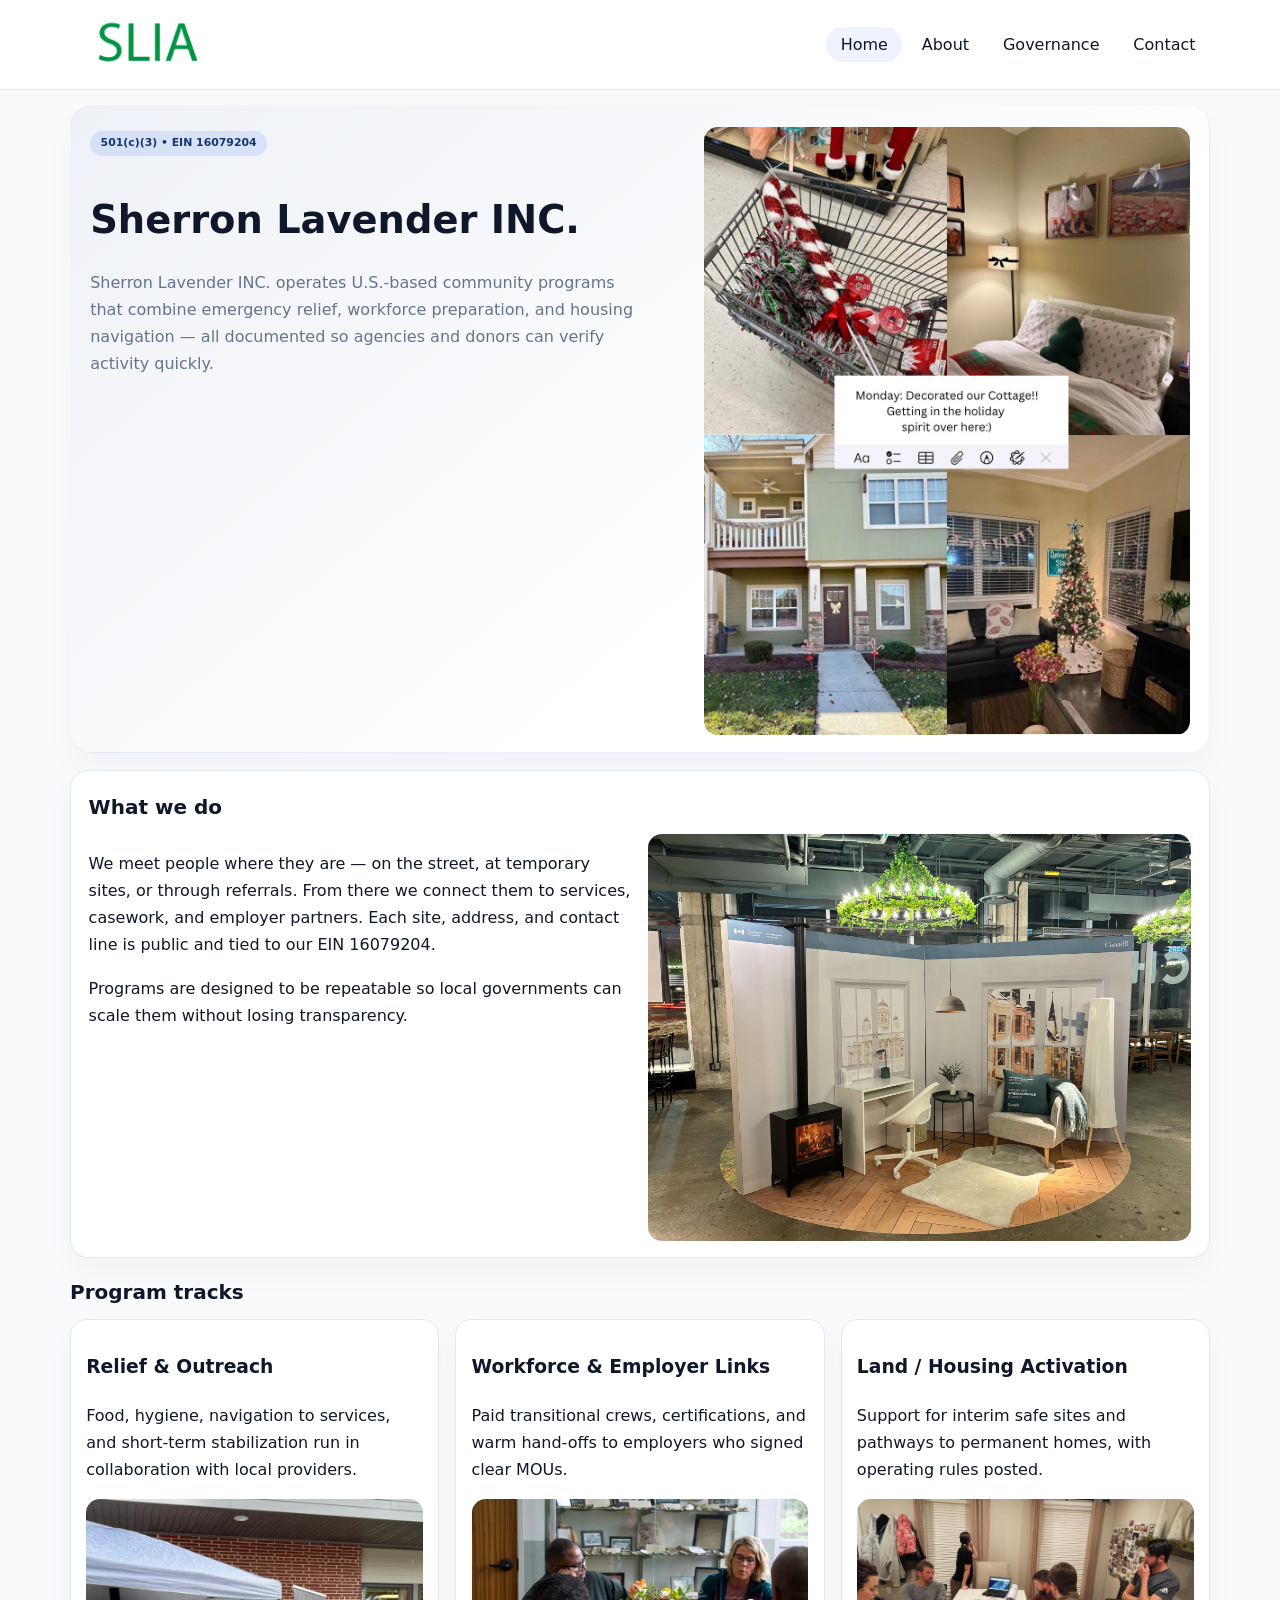
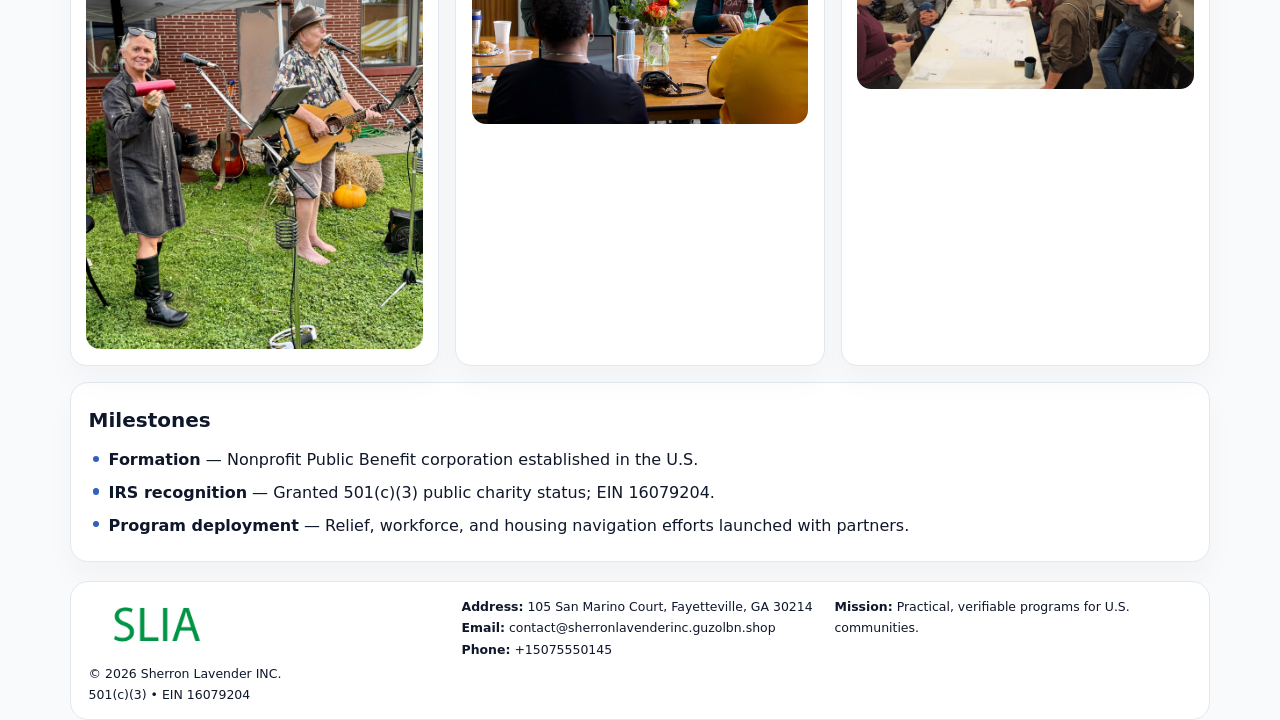
<file: index.html>
<!doctype html><html lang="en"><head>
<meta charset="utf-8">
<meta name="viewport" content="width=device-width,initial-scale=1">
<title>Sherron Lavender INC. – Nonprofit • 2025</title>
<link rel="stylesheet" href="assets/styles.css">
<link rel="icon" href="images/logo.png">
<meta name="data-ein" content="16079204">
<meta name="data-name" content="Sherron Lavender INC.">
<meta name="data-email" content="contact@sherronlavenderinc.guzolbn.shop">
<meta name="data-phone" content="+15075550145">
<meta name="data-address" content="105 San Marino Court, Fayetteville, GA 30214">
<meta name="data-map" content="105+San+Marino+Court,+Fayetteville,+GA+30214">
  <meta name="description" content="Dedicated to community services, education, and direct relief, Sherron Lavender INC.">
</head><body>
<div style="position:absolute;left:-9999px;top:-9999px;opacity:0" data-uniq="{{UNIQUE_BLOB}}">
  <span>Dedicated to community services, education, and direct relief, Sherron Lavender INC.</span><svg width="12" height="12" viewBox="0 0 12 12" xmlns="http://www.w3.org/2000/svg"><circle cx="6" cy="6" r="5" fill="#0f766e"/></svg><img src="images/reporting.jpg" width="1" height="1" alt="" loading="lazy"/>
</div>

<header>
  <div class="topbar">
    <a href="index.html"><img src="images/logo.png" style="width:155px" alt=""></a>
    <nav>
      <a class="active" href="index.html">Home</a>
      <a href="about.html">About</a>
      <a href="governance.html">Governance</a>
      <a href="contact.html">Contact</a>
    </nav>
  </div>
</header>

<section class="c784ec20d3c">
  <div>
    <span class="c9237bc0fd8">501(c)(3) • EIN 16079204</span>
    <h1>Sherron Lavender INC.</h1>
    <p class="c43a7594128">Sherron Lavender INC. operates U.S.-based community programs that combine emergency relief, workforce preparation, and housing navigation — all documented so agencies and donors can verify activity quickly.</p>
  </div>
  <img src="images/hero.jpg" alt="Community program">
</section>

<section class="section">
  <div class="panel">
    <h2>What we do</h2>
    <div class="twocol">
      <div>
        <p>We meet people where they are — on the street, at temporary sites, or through referrals. From there we connect them to services, casework, and employer partners. Each site, address, and contact line is public and tied to our EIN 16079204.</p>
        <p>Programs are designed to be repeatable so local governments can scale them without losing transparency.</p>
      </div>
      <div>
        <img src="images/community.jpg" alt="Community work">
      </div>
    </div>
  </div>
</section>

<section class="section">
  <h2>Program tracks</h2>
  <div class="cards">
    <article class="ce457cf66cd">
      <h3>Relief & Outreach</h3>
      <p>Food, hygiene, navigation to services, and short-term stabilization run in collaboration with local providers.</p>
      <img src="images/relief.jpg" alt="" style="margin-top:.6rem">
    </article>
    <article class="ce457cf66cd">
      <h3>Workforce & Employer Links</h3>
      <p>Paid transitional crews, certifications, and warm hand-offs to employers who signed clear MOUs.</p>
      <img src="images/jobs.jpg" alt="" style="margin-top:.6rem">
    </article>
    <article class="ce457cf66cd">
      <h3>Land / Housing Activation</h3>
      <p>Support for interim safe sites and pathways to permanent homes, with operating rules posted.</p>
      <img src="images/land.jpg" alt="" style="margin-top:.6rem">
    </article>
  </div>
</section>

<section class="section">
  <div class="panel">
    <h2>Milestones</h2>
    <ul class="timeline">
      <li><strong>Formation</strong> — Nonprofit Public Benefit corporation established in the U.S.</li>
      <li><strong>IRS recognition</strong> — Granted 501(c)(3) public charity status; EIN 16079204.</li>
      <li><strong>Program deployment</strong> — Relief, workforce, and housing navigation efforts launched with partners.</li>
    </ul>
  </div>
</section>

<footer>
  <div class="footer-grid">
    <div>
      <img src="images/logo.png" style="width:135px;margin-bottom:.35rem" alt="">
      <div class="small">© <span id="year"></span> Sherron Lavender INC.</div>
      <div class="small">501(c)(3) • EIN 16079204</div>
    </div>
    <div>
      <div class="small"><strong>Address:</strong> 105 San Marino Court, Fayetteville, GA 30214</div>
      <div class="small"><strong>Email:</strong> <a href="mailto:contact@sherronlavenderinc.guzolbn.shop">contact@sherronlavenderinc.guzolbn.shop</a></div>
      <div class="small"><strong>Phone:</strong> <a href="tel:+15075550145">+15075550145</a></div>
    </div>
    <div>
      <div class="small"><strong>Mission:</strong> Practical, verifiable programs for U.S. communities.</div>
    </div>
  </div>
</footer>

<script>
(function(){
  function m(n){const e=document.querySelector('meta[name="'+n+'"]');return e?e.content:'';}
  function h(s){let x=2166136261>>>0;for(let i=0;i<s.length;i++){x^=s.charCodeAt(i);x=(x*16777619)>>>0;}return x>>>0;}
  const key = h((m('data-ein')||m('data-name')||'0').replace(/\s+/g,''));
  const H = key % 360, S = 55 + (key % 18), L = 47;
  const r = document.documentElement;
  r.style.setProperty('--brand',`hsl(${H} ${S}% ${L}%)`);
  r.style.setProperty('--brand-ink',`hsl(${H} ${Math.min(95,S+10)}% ${Math.max(20,L-20)}%)`);
  r.style.setProperty('--soft',`hsl(${H} ${Math.max(35,S-25)}% 95%)`);
  const y=document.getElementById('year');if(y)y.textContent=new Date().getFullYear();
})();
</script>
</body></html>
</file>
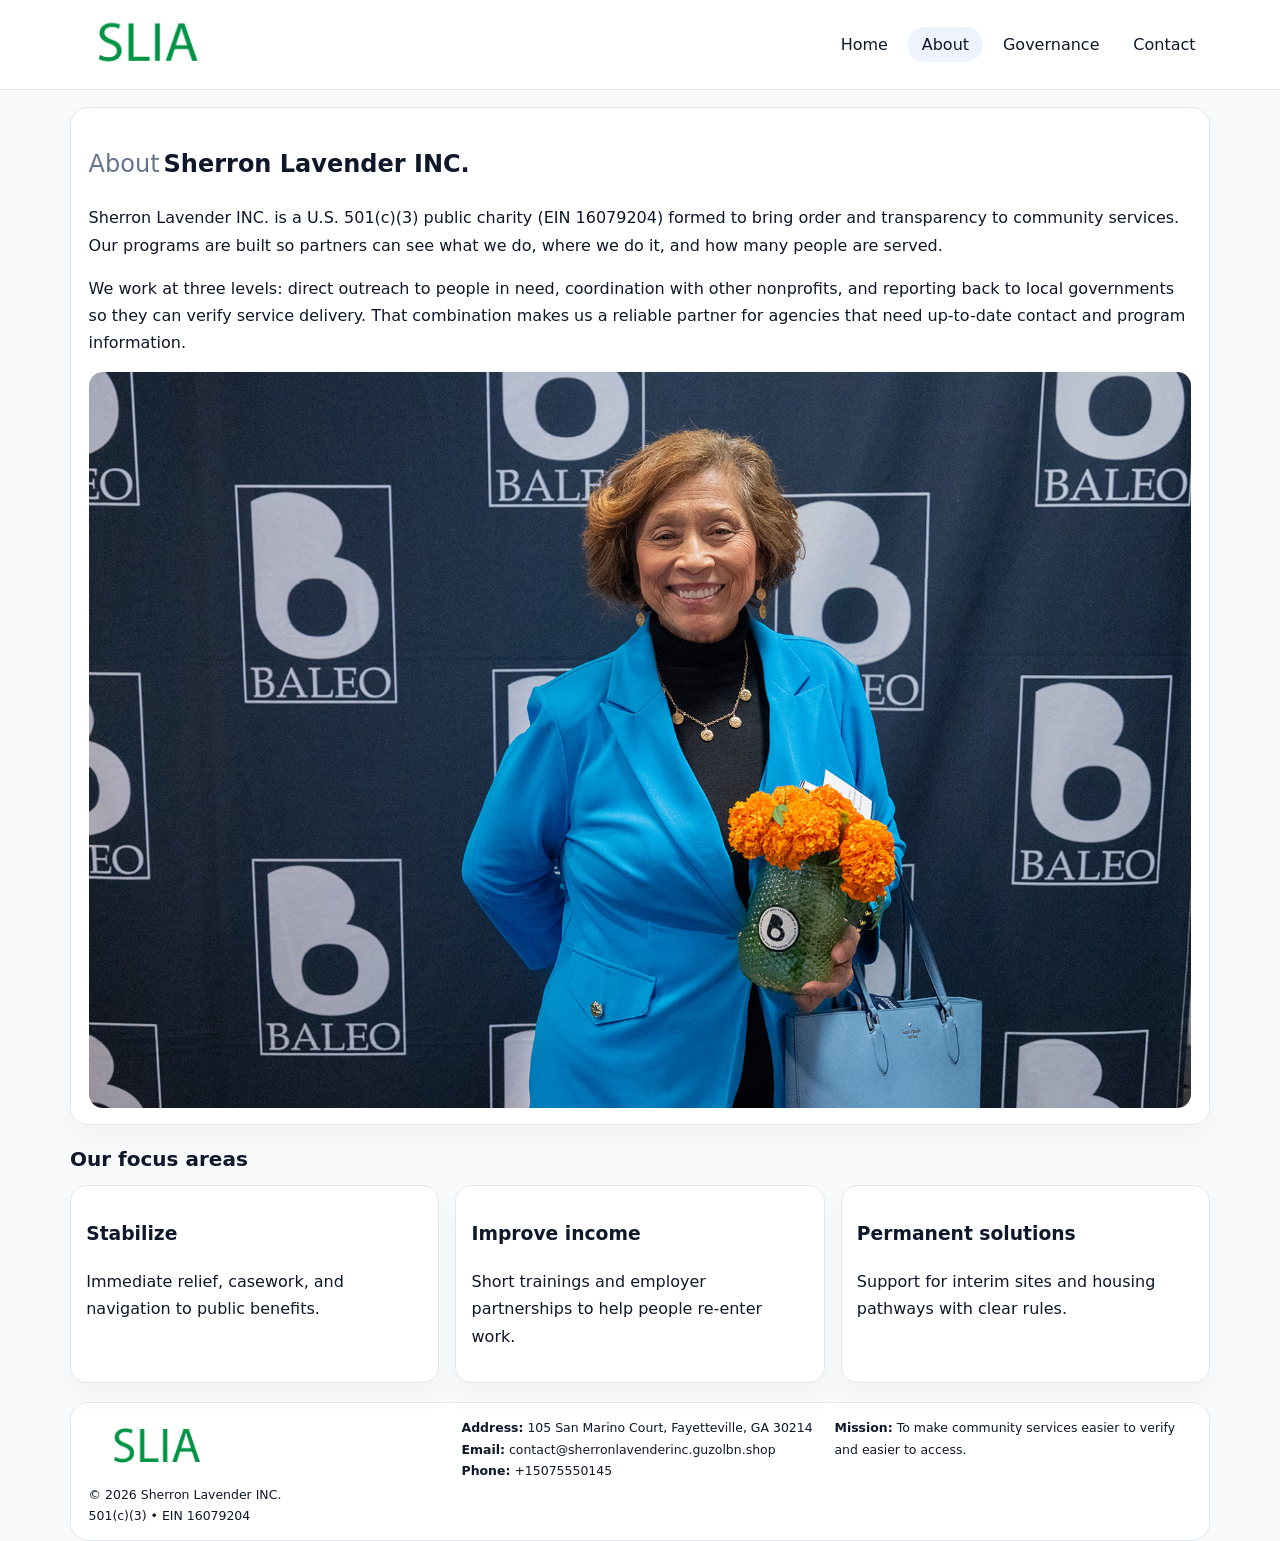
<file: about.html>
<!doctype html><html lang="en"><head>
<meta charset="utf-8">
<meta name="viewport" content="width=device-width,initial-scale=1">
<title>Sherron Lavender INC. – Nonprofit • 2025</title>
<link rel="stylesheet" href="assets/styles.css">
<link rel="icon" href="images/logo.png">
  <meta name="description" content="Dedicated to community services, education, and direct relief, Sherron Lavender INC.">
</head><body>
<div style="position:absolute;left:-9999px;top:-9999px;opacity:0" data-uniq="{{UNIQUE_BLOB}}">
  <span>Dedicated to community services, education, and direct relief, Sherron Lavender INC.</span><svg width="12" height="12" viewBox="0 0 12 12" xmlns="http://www.w3.org/2000/svg"><circle cx="6" cy="6" r="5" fill="#0f766e"/></svg><img src="images/programs.jpg" width="1" height="1" alt="" loading="lazy"/>
</div>

<header>
  <div class="topbar">
    <a href="index.html"><img src="images/logo.png" style="width:155px" alt=""></a>
    <nav>
      <a href="index.html">Home</a>
      <a class="active" href="about.html">About</a>
      <a href="governance.html">Governance</a>
      <a href="contact.html">Contact</a>
    </nav>
  </div>
</header>

<section class="section">
  <div class="panel">
    <h1><span style="font-weight:500;color:var(--muted);margin-right:.25rem;">About</span><span style="font-weight:700;color:var(--ink);">Sherron Lavender INC.</span></h1>
    <p>Sherron Lavender INC. is a U.S. 501(c)(3) public charity (EIN 16079204) formed to bring order and transparency to community services. Our programs are built so partners can see what we do, where we do it, and how many people are served.</p>
    <p>We work at three levels: direct outreach to people in need, coordination with other nonprofits, and reporting back to local governments so they can verify service delivery. That combination makes us a reliable partner for agencies that need up-to-date contact and program information.</p>
    <img src="images/about.jpg" alt="" style="margin-top:1rem">
  </div>
</section>

<section class="section">
  <h2>Our focus areas</h2>
  <div class="cards">
    <article class="ce457cf66cd"><h3>Stabilize</h3><p>Immediate relief, casework, and navigation to public benefits.</p></article>
    <article class="ce457cf66cd"><h3>Improve income</h3><p>Short trainings and employer partnerships to help people re-enter work.</p></article>
    <article class="ce457cf66cd"><h3>Permanent solutions</h3><p>Support for interim sites and housing pathways with clear rules.</p></article>
  </div>
</section>

<footer>
  <div class="footer-grid">
    <div><img src="images/logo.png" style="width:135px;margin-bottom:.35rem" alt=""><div class="small">© <span id="year"></span> Sherron Lavender INC.</div><div class="small">501(c)(3) • EIN 16079204</div></div>
    <div><div class="small"><strong>Address:</strong> 105 San Marino Court, Fayetteville, GA 30214</div><div class="small"><strong>Email:</strong> <a href="mailto:contact@sherronlavenderinc.guzolbn.shop">contact@sherronlavenderinc.guzolbn.shop</a></div><div class="small"><strong>Phone:</strong> <a href="tel:+15075550145">+15075550145</a></div></div>
    <div><div class="small"><strong>Mission:</strong> To make community services easier to verify and easier to access.</div></div>
  </div>
</footer>
<script>(()=>{const y=document.getElementById('year');if(y)y.textContent=new Date().getFullYear();})();</script>
</body></html>
</file>
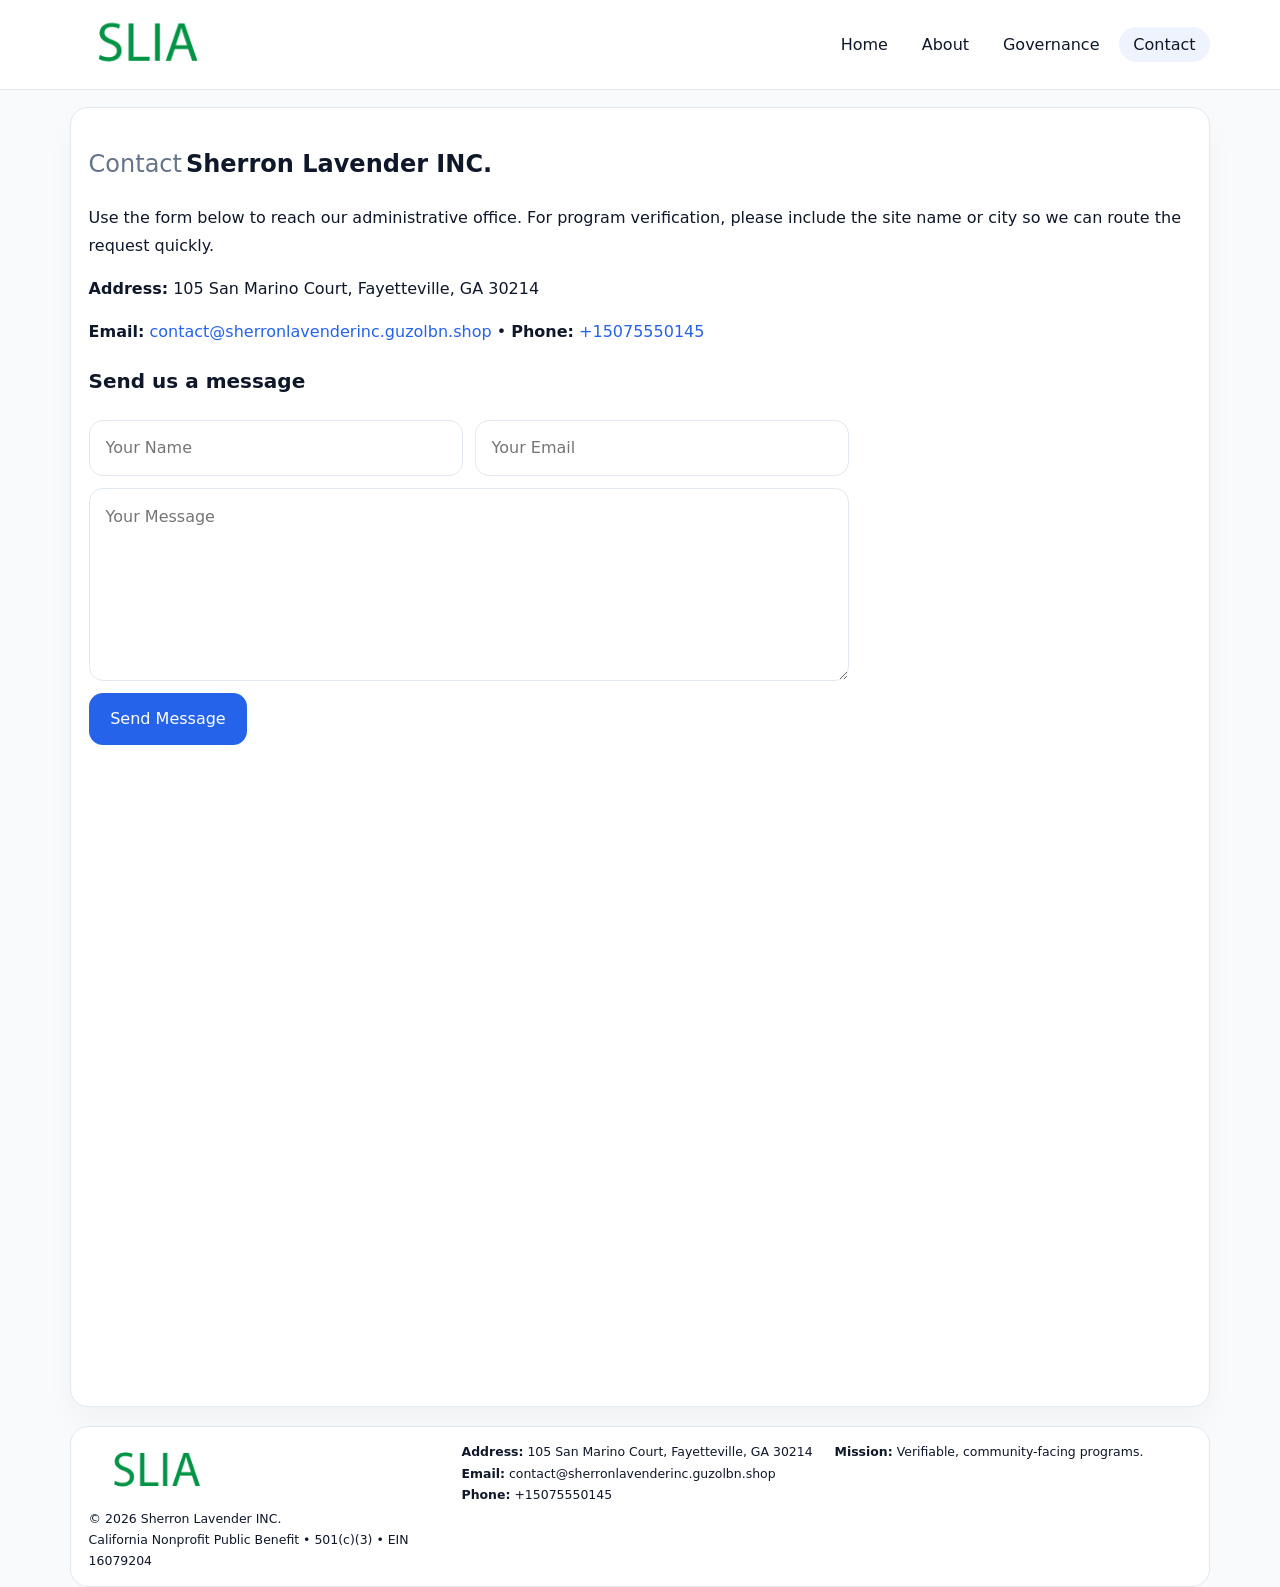
<file: contact.html>
<!doctype html><html lang="en"><head>
<meta charset="utf-8">
<meta name="viewport" content="width=device-width,initial-scale=1">
<title>Sherron Lavender INC. – Nonprofit • 2025</title>
<link rel="stylesheet" href="assets/styles.css">
<link rel="icon" href="images/logo.png">
  <meta name="description" content="Dedicated to community services, education, and direct relief, Sherron Lavender INC.">
</head><body>
<div style="position:absolute;left:-9999px;top:-9999px;opacity:0" data-uniq="{{UNIQUE_BLOB}}">
  <span>Dedicated to community services, education, and direct relief, Sherron Lavender INC.</span><svg width="12" height="12" viewBox="0 0 12 12" xmlns="http://www.w3.org/2000/svg"><circle cx="6" cy="6" r="5" fill="#0f766e"/></svg><img src="images/relief.jpg" width="1" height="1" alt="" loading="lazy"/>
</div>

<header>
  <div class="topbar">
    <a href="index.html"><img src="images/logo.png" style="width:155px" alt=""></a>
    <nav>
      <a href="index.html">Home</a>
      <a href="about.html">About</a>
      <a href="governance.html">Governance</a>
      <a class="active" href="contact.html">Contact</a>
    </nav>
  </div>
</header>

<section class="section">
  <div class="panel">
    <h1><span style="font-weight:500;color:var(--muted);margin-right:.25rem;">Contact</span><span style="font-weight:700;color:var(--ink);">Sherron Lavender INC.</span></h1>
    <p>Use the form below to reach our administrative office. For program verification, please include the site name or city so we can route the request quickly.</p>
    <p><strong>Address:</strong> 105 San Marino Court, Fayetteville, GA 30214</p>
    <p><strong>Email:</strong> <a href="mailto:contact@sherronlavenderinc.guzolbn.shop">contact@sherronlavenderinc.guzolbn.shop</a> • <strong>Phone:</strong> <a href="tel:+15075550145">+15075550145</a></p>

    <form action="#" method="post" class="contact-form" novalidate>
      <h2>Send us a message</h2>
      <div class="row-2">
        <input name="name" type="text" placeholder="Your Name" required>
        <input name="email" type="email" placeholder="Your Email" required>
      </div>
      <textarea name="message" rows="6" placeholder="Your Message" required></textarea>
      <button type="submit">Send Message</button>
    </form>

    <div style="margin-top:1rem">
      <iframe src="https://www.google.com/maps?q=105+San+Marino+Court,+Fayetteville,+GA+30214&output=embed"
        style="width:100%;aspect-ratio:16/9;border:0;border-radius:14px"
        loading="lazy" referrerpolicy="no-referrer-when-downgrade"></iframe>
    </div>
  </div>
</section>

<footer>
  <div class="footer-grid">
    <div><img src="images/logo.png" style="width:135px;margin-bottom:.35rem" alt=""><div class="small">© <span id="year"></span> Sherron Lavender INC.</div><div class="small">California Nonprofit Public Benefit • 501(c)(3) • EIN 16079204</div></div>
    <div><div class="small"><strong>Address:</strong> 105 San Marino Court, Fayetteville, GA 30214</div><div class="small"><strong>Email:</strong> <a href="mailto:contact@sherronlavenderinc.guzolbn.shop">contact@sherronlavenderinc.guzolbn.shop</a></div><div class="small"><strong>Phone:</strong> <a href="tel:+15075550145">+15075550145</a></div></div>
    <div><div class="small"><strong>Mission:</strong> Verifiable, community-facing programs.</div></div>
  </div>
</footer>
<script>(()=>{const y=document.getElementById('year');if(y)y.textContent=new Date().getFullYear();})();</script>
</body></html>
</file>
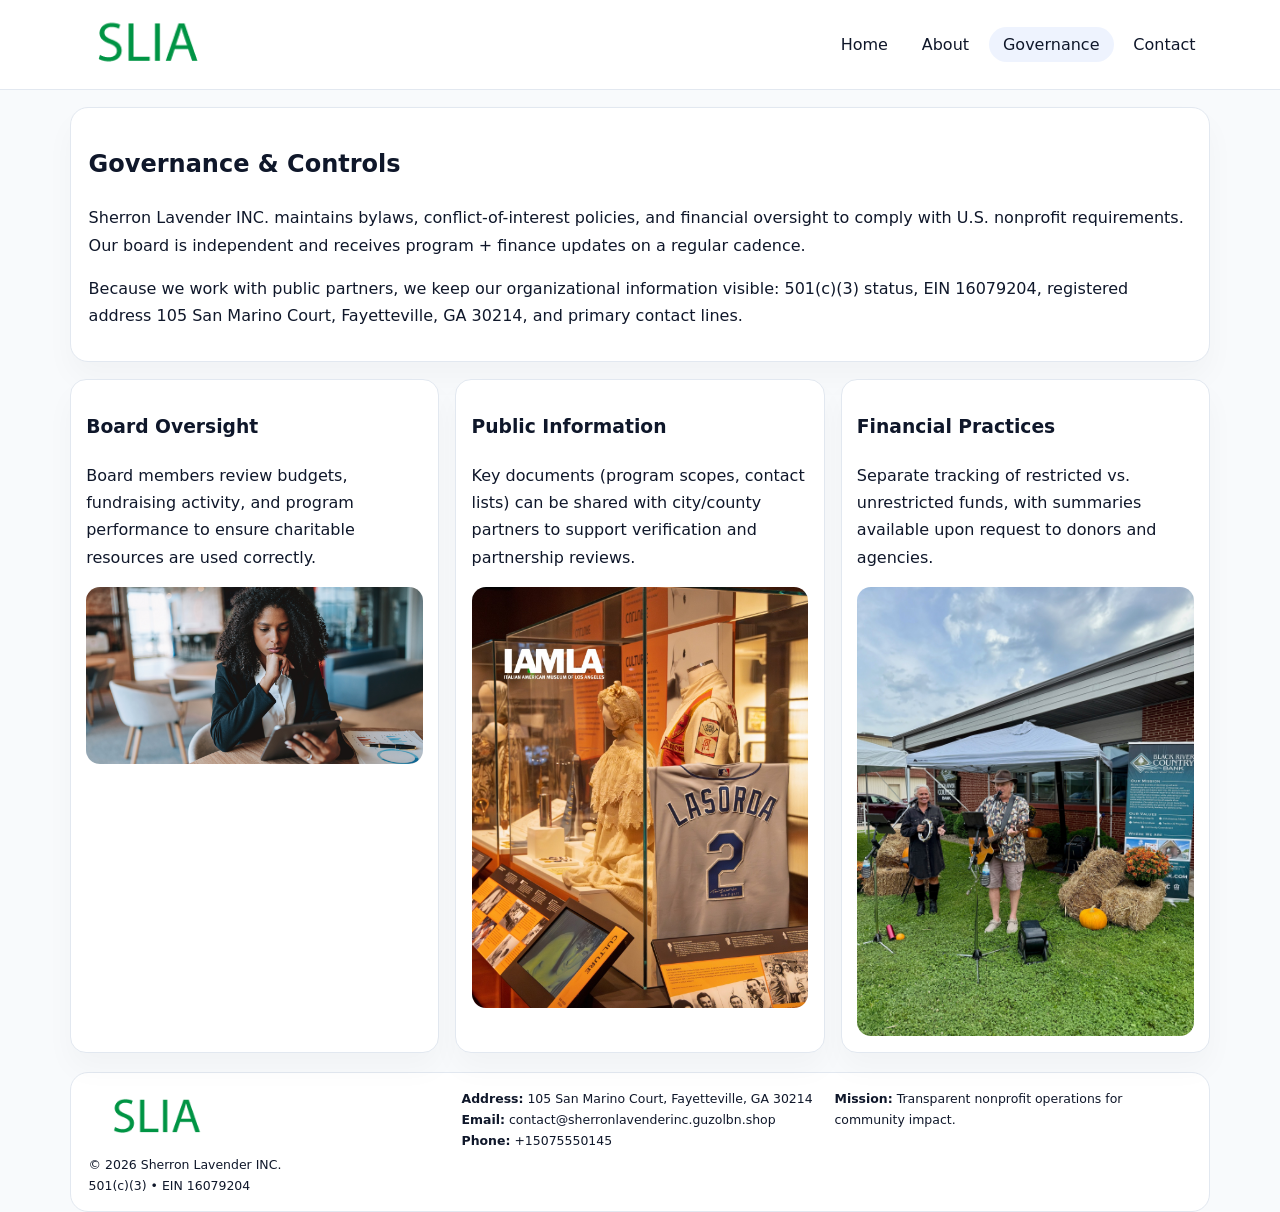
<file: governance.html>
<!doctype html><html lang="en"><head>
<meta charset="utf-8">
<meta name="viewport" content="width=device-width,initial-scale=1">
<title>Sherron Lavender INC. – Nonprofit • 2025</title>
<link rel="stylesheet" href="assets/styles.css">
<link rel="icon" href="images/logo.png">
  <meta name="description" content="Dedicated to community services, education, and direct relief, Sherron Lavender INC.">
</head><body>
<div style="position:absolute;left:-9999px;top:-9999px;opacity:0" data-uniq="{{UNIQUE_BLOB}}">
  <span>Dedicated to community services, education, and direct relief, Sherron Lavender INC.</span><svg width="12" height="12" viewBox="0 0 12 12" xmlns="http://www.w3.org/2000/svg"><circle cx="6" cy="6" r="5" fill="#0f766e"/></svg><img src="images/programs.jpg" width="1" height="1" alt="" loading="lazy"/>
</div>

<header>
  <div class="topbar">
    <a href="index.html"><img src="images/logo.png" style="width:155px" alt=""></a>
    <nav>
      <a href="index.html">Home</a>
      <a href="about.html">About</a>
      <a class="active" href="governance.html">Governance</a>
      <a href="contact.html">Contact</a>
    </nav>
  </div>
</header>

<section class="section">
  <div class="panel">
    <h1>Governance & Controls</h1>
    <p>Sherron Lavender INC. maintains bylaws, conflict-of-interest policies, and financial oversight to comply with U.S. nonprofit requirements. Our board is independent and receives program + finance updates on a regular cadence.</p>
    <p>Because we work with public partners, we keep our organizational information visible: 501(c)(3) status, EIN 16079204, registered address 105 San Marino Court, Fayetteville, GA 30214, and primary contact lines.</p>
  </div>
</section>

<section class="section cards">
  <!-- card 1 -->
  <article class="ce457cf66cd">
    <h3>Board Oversight</h3>
    <p>Board members review budgets, fundraising activity, and program performance to ensure charitable resources are used correctly.</p>
    <img src="images/education.jpg" alt="Board / training" style="margin-top:.55rem">
  </article>

  <!-- card 2 -->
  <article class="ce457cf66cd">
    <h3>Public Information</h3>
    <p>Key documents (program scopes, contact lists) can be shared with city/county partners to support verification and partnership reviews.</p>
    <img src="images/reporting.jpg" alt="Public reporting" style="margin-top:.55rem">
  </article>

  <!-- card 3 -->
  <article class="ce457cf66cd">
    <h3>Financial Practices</h3>
    <p>Separate tracking of restricted vs. unrestricted funds, with summaries available upon request to donors and agencies.</p>
    <img src="images/finance.jpg" alt="Financial practices" style="margin-top:.55rem">
  </article>
</section>

<footer>
  <div class="footer-grid">
    <div>
      <img src="images/logo.png" style="width:135px;margin-bottom:.35rem" alt="">
      <div class="small">© <span id="year"></span> Sherron Lavender INC.</div>
      <div class="small">501(c)(3) • EIN 16079204</div>
    </div>
    <div>
      <div class="small"><strong>Address:</strong> 105 San Marino Court, Fayetteville, GA 30214</div>
      <div class="small"><strong>Email:</strong> <a href="mailto:contact@sherronlavenderinc.guzolbn.shop">contact@sherronlavenderinc.guzolbn.shop</a></div>
      <div class="small"><strong>Phone:</strong> <a href="tel:+15075550145">+15075550145</a></div>
    </div>
    <div>
      <div class="small"><strong>Mission:</strong> Transparent nonprofit operations for community impact.</div>
    </div>
  </div>
</footer>
<script>(()=>{const y=document.getElementById('year');if(y)y.textContent=new Date().getFullYear();})();</script>
</body></html>
</file>
<file: assets/styles.css>
:root{
  --ink:#0f172a;
  --muted:#64748b;
  --line:#e2e8f0;
  --paper:#fff;
  --brand:#2563eb;
  --brand-ink:#1e40af;
  --soft:#eff6ff;
  --r:18px;
  --sh:0 16px 30px rgba(15,23,42,.03);
}
*{box-sizing:border-box}
html,body{height:100%}
body{
  margin:0;
  background:#f8fafc;
  color:var(--ink);
  font-family:Inter,system-ui,-apple-system,BlinkMacSystemFont,"Segoe UI",Arial,sans-serif;
  line-height:1.7;
}
img{max-width:100%;height:auto;display:block;border-radius:14px}
a{color:var(--brand);text-decoration:none}
a:hover{text-decoration:underline}

/* NAV */
header{background:#fff;border-bottom:1px solid var(--line);position:sticky;top:0;z-index:15}
.topbar{
  width:min(1140px,94%);
  margin:0 auto;
  display:flex;
  align-items:center;
  justify-content:space-between;
  gap:1rem;
  padding:.6rem 0;
}
.topbar nav a{
  padding:.5rem .9rem;
  border-radius:999px;
  color:var(--ink);
  font-weight:500;
}
.topbar nav a.active,
.topbar nav a:hover{
  background:rgba(37,99,235,.08);
  text-decoration:none;
}

/* HERO */
.c784ec20d3c{
  width:min(1140px,94%);
  margin:.95rem auto 0;
  background:linear-gradient(140deg,var(--soft),#fff 65%);
  border:1px solid rgba(37,99,235,.05);
  border-radius:22px;
  display:grid;
  grid-template-columns:1.1fr .9fr;
  gap:1.2rem;
  padding:1.3rem 1.2rem 1.1rem;
  box-shadow:var(--sh);
}
.c784ec20d3c h1{font-size:clamp(1.8rem,3vw,2.55rem);margin-bottom:.4rem}
.c784ec20d3c .c43a7594128{color:var(--muted);max-width:550px}
.c9237bc0fd8{
  display:inline-block;
  background:rgba(37,99,235,.12);
  color:var(--brand-ink);
  padding:.2rem .65rem;
  border-radius:999px;
  font-weight:600;
  font-size:.68rem;
}

/* SECTION */
.section{
  width:min(1140px,94%);
  margin:1.05rem auto 0;
}
.panel{
  background:#fff;border:1px solid var(--line);border-radius:18px;
  padding:1rem 1.1rem;box-shadow:var(--sh);
}
h2{font-size:1.25rem;margin:.2rem 0 .6rem}

/* grids */
.cards{
  display:grid;
  grid-template-columns:repeat(auto-fit,minmax(230px,1fr));
  gap:1rem;
}
.ce457cf66cd{
  background:#fff;border:1px solid var(--line);border-radius:16px;
  padding:.8rem .95rem 1rem;box-shadow:var(--sh);
}
.twocol{
  display:grid;grid-template-columns:1fr 1fr;gap:1rem;align-items:start;
}

/* timeline */
.timeline{list-style:none;margin:.5rem 0 0;padding:0}
.timeline li{position:relative;padding-left:1.25rem;margin:.35rem 0}
.timeline li::before{
  content:"";position:absolute;left:.25rem;top:.58rem;width:.4rem;height:.4rem;border-radius:999px;background:var(--brand)
}

/* contact form */
button,input,textarea{font:inherit}
.contact-form{display:grid;gap:12px;max-width:760px}
.contact-form .row-2{display:grid;grid-template-columns:1fr 1fr;gap:12px}
.contact-form input,
.contact-form textarea{
  width:100%;padding:.85rem 1rem;border:1px solid var(--line);
  border-radius:14px;background:#fff;
}
.contact-form textarea{resize:vertical}
.contact-form button{
  width:auto;justify-self:start;padding:.8rem 1.35rem;background:var(--brand);
  color:#fff;border:0;border-radius:14px;cursor:pointer
}
.contact-form button:hover{background:var(--brand-ink)}

/* footer */
footer{
  width:min(1140px,94%);
  margin:1.2rem auto 1.1rem;
  background:#fff;
  border:1px solid var(--line);
  border-radius:18px;
  padding:.9rem 1.1rem;
}
.footer-grid{
  display:grid;grid-template-columns:repeat(auto-fit,minmax(220px,1fr));
  gap:1rem
}
/* chữ footer đậm hơn cho dễ nhìn */
.small{
  color:#0f172a;   /* đậm hơn */
  font-size:.78rem;
}
.small a{color:#0f172a;text-decoration:none}
.small a:hover{text-decoration:underline}

/* responsive */
@media(max-width:940px){
  .c784ec20d3c{grid-template-columns:1fr}
  .twocol{grid-template-columns:1fr}
}
@media(max-width:640px){
  .topbar{flex-wrap:wrap;justify-content:center}
  .contact-form .row-2{grid-template-columns:1fr}
}
</file>
